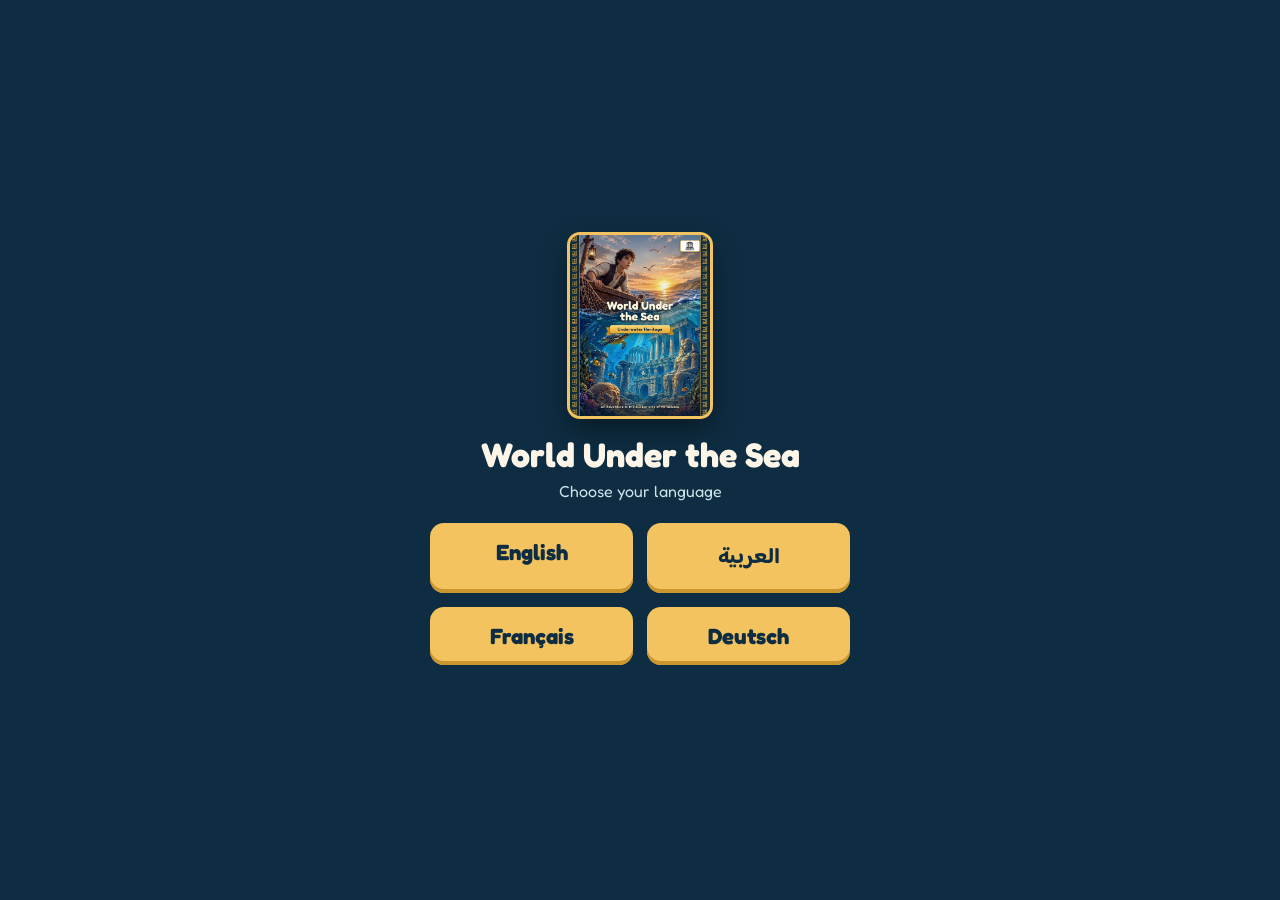
<file: index.html>
<!DOCTYPE html>
<html lang="en">
<head>
<meta charset="utf-8">
<meta name="viewport" content="width=device-width, initial-scale=1">
<title>World Under the Sea · Choose your language</title>
<link href="https://fonts.googleapis.com/css2?family=Fredoka:wght@500;700&family=Baloo+Bhaijaan+2:wght@600;700&display=swap" rel="stylesheet">
<style>
body{margin:0;min-height:100vh;background:#0e2d42;color:#fdf5e8;font-family:Fredoka,system-ui,sans-serif;display:flex;flex-direction:column;align-items:center;justify-content:center;padding:24px;box-sizing:border-box}
.cover{width:140px;border-radius:10px;box-shadow:0 0 0 3px #f2c35f,0 12px 30px rgba(0,0,0,.45)}
h1{font-size:34px;margin:18px 0 6px;text-align:center}
p{color:#cfe3ea;margin:0 0 22px}
.grid{display:grid;grid-template-columns:1fr 1fr;gap:14px;width:100%;max-width:420px}
a{display:block;text-align:center;text-decoration:none;background:#f2c35f;color:#0e2d42;font-weight:700;font-size:22px;padding:16px;border-radius:14px;box-shadow:inset 0 -4px 0 #c9962f}
a[lang=ar]{font-family:"Baloo Bhaijaan 2",sans-serif}
</style>
</head>
<body>
<img class="cover" src="en/pages/p-01.jpg" alt="World Under the Sea">
<h1>World Under the Sea</h1>
<p>Choose your language</p>
<div class="grid">
<a href="en/" lang="en">English</a><a href="ar/" lang="ar">العربية</a>
<a href="fr/" lang="fr">Français</a><a href="de/" lang="de">Deutsch</a>
</div>
</body>
</html>
</file>
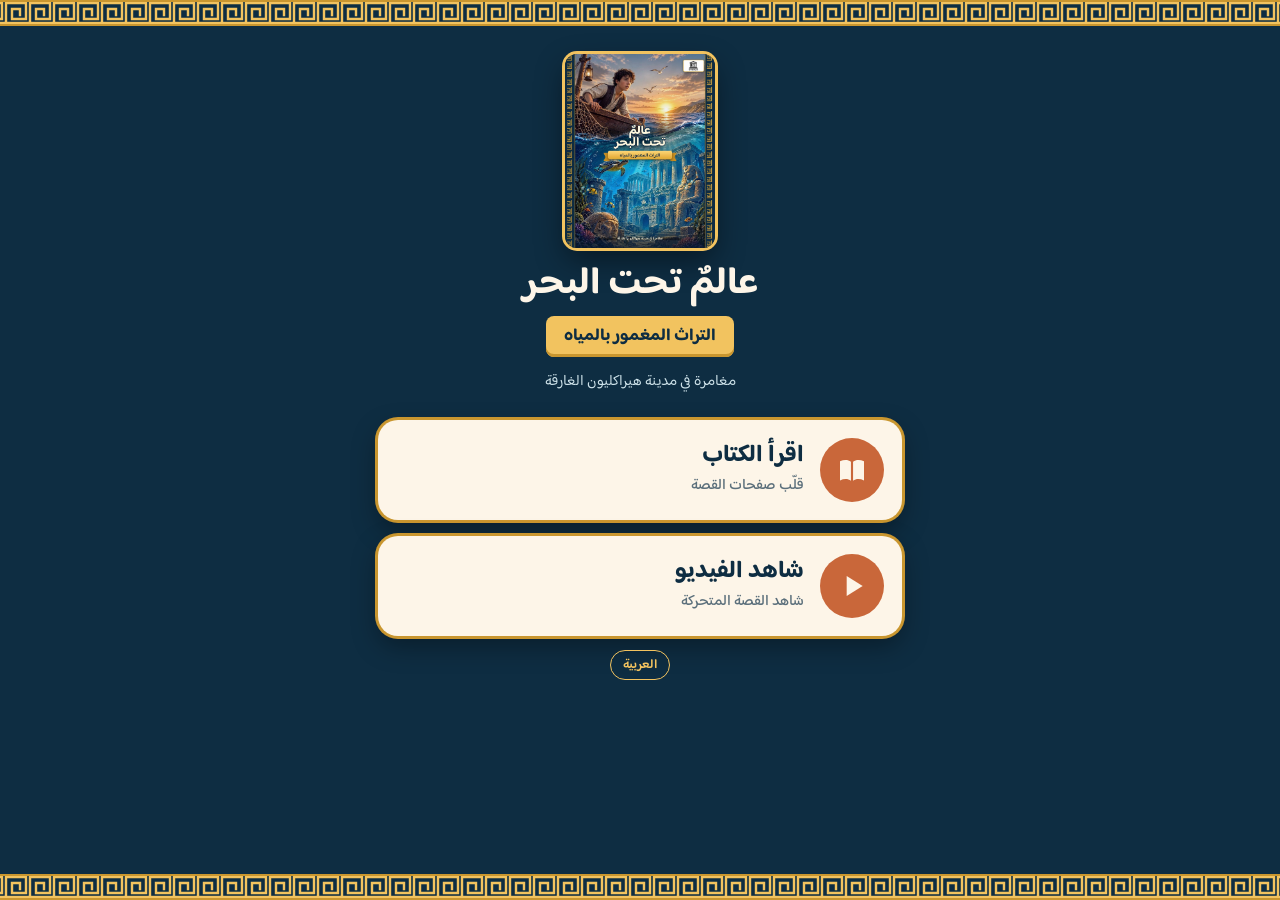
<file: ar/index.html>
<!DOCTYPE html>
<html lang="ar" dir="rtl">
<head>
<meta charset="utf-8">
<meta name="viewport" content="width=device-width, initial-scale=1">
<meta name="theme-color" content="#0e2d42">
<title>عالمٌ تحت البحر · العربية</title>
<link href="https://fonts.googleapis.com/css2?family=Baloo+Bhaijaan+2:wght@500;600;700&display=swap" rel="stylesheet">
<link rel="stylesheet" href="../style.css">
<style>body{font-family:"Baloo Bhaijaan 2",Fredoka,system-ui,-apple-system,"Segoe UI",Tahoma,sans-serif}</style>
</head>
<body>
<div class="band" aria-hidden="true"></div>
<div class="wrap">
<header>
  <div class="cover"><img src="pages/p-01.jpg" alt="عالمٌ تحت البحر"></div>
  <h1>عالمٌ تحت البحر</h1>
  <div class="ribbon">التراث المغمور بالمياه</div>
  <p class="tag">مغامرة في مدينة هيراكليون الغارقة</p>
</header>
<nav class="menu">
  <a class="opt" href="read.html"><span class="ic"><svg viewBox="0 0 24 24"><path d="M3 5.5C6 4 9 4 11.2 5.8V20c-2.2-1.6-5.2-1.6-8.2-.2zM12.8 5.8C15 4 18 4 21 5.5v14.3c-3-1.4-6-1.4-8.2.2z"/></svg></span><span><b>اقرأ الكتاب</b><span class="s">قلّب صفحات القصة</span></span></a>
  <a class="opt" href="watch.html"><span class="ic"><svg viewBox="0 0 24 24"><path d="M8 4.5v15l12-7.5z"/></svg></span><span><b>شاهد الفيديو</b><span class="s">شاهد القصة المتحركة</span></span></a>
</nav>
<div style="text-align:center"><span class="chip">العربية</span></div>
</div>
<div class="band bottom" aria-hidden="true"></div>
</body></html>
</file>
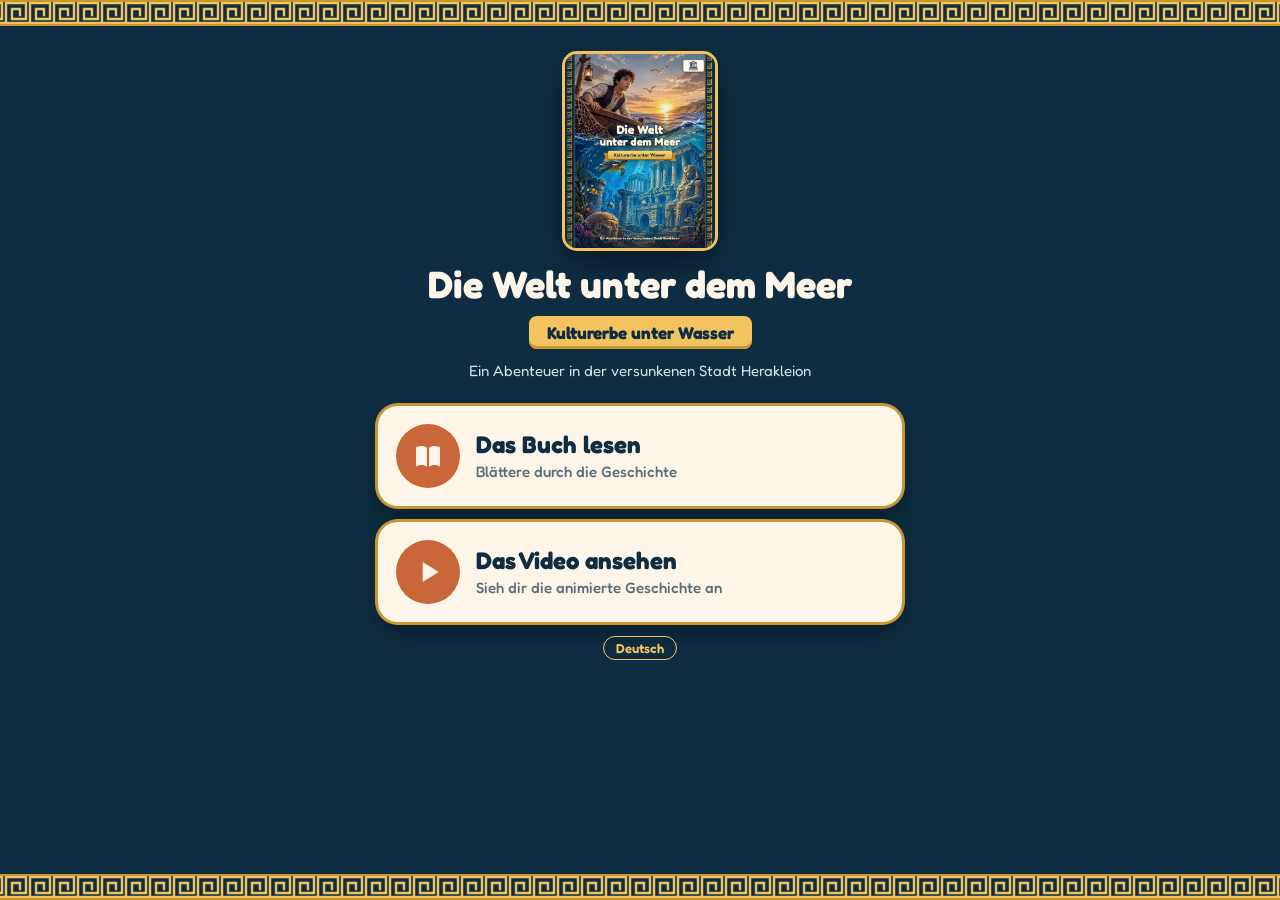
<file: de/index.html>
<!DOCTYPE html>
<html lang="de" dir="ltr">
<head>
<meta charset="utf-8">
<meta name="viewport" content="width=device-width, initial-scale=1">
<meta name="theme-color" content="#0e2d42">
<title>Die Welt unter dem Meer · Deutsch</title>
<link href="https://fonts.googleapis.com/css2?family=Fredoka:wght@500;600;700&display=swap" rel="stylesheet">
<link rel="stylesheet" href="../style.css">
<style>body{font-family:"Fredoka",Fredoka,system-ui,-apple-system,"Segoe UI",Tahoma,sans-serif}</style>
</head>
<body>
<div class="band" aria-hidden="true"></div>
<div class="wrap">
<header>
  <div class="cover"><img src="pages/p-01.jpg" alt="Die Welt unter dem Meer"></div>
  <h1>Die Welt unter dem Meer</h1>
  <div class="ribbon">Kulturerbe unter Wasser</div>
  <p class="tag">Ein Abenteuer in der versunkenen Stadt Herakleion</p>
</header>
<nav class="menu">
  <a class="opt" href="read.html"><span class="ic"><svg viewBox="0 0 24 24"><path d="M3 5.5C6 4 9 4 11.2 5.8V20c-2.2-1.6-5.2-1.6-8.2-.2zM12.8 5.8C15 4 18 4 21 5.5v14.3c-3-1.4-6-1.4-8.2.2z"/></svg></span><span><b>Das Buch lesen</b><span class="s">Blättere durch die Geschichte</span></span></a>
  <a class="opt" href="watch.html"><span class="ic"><svg viewBox="0 0 24 24"><path d="M8 4.5v15l12-7.5z"/></svg></span><span><b>Das Video ansehen</b><span class="s">Sieh dir die animierte Geschichte an</span></span></a>
</nav>
<div style="text-align:center"><span class="chip">Deutsch</span></div>
</div>
<div class="band bottom" aria-hidden="true"></div>
</body></html>
</file>
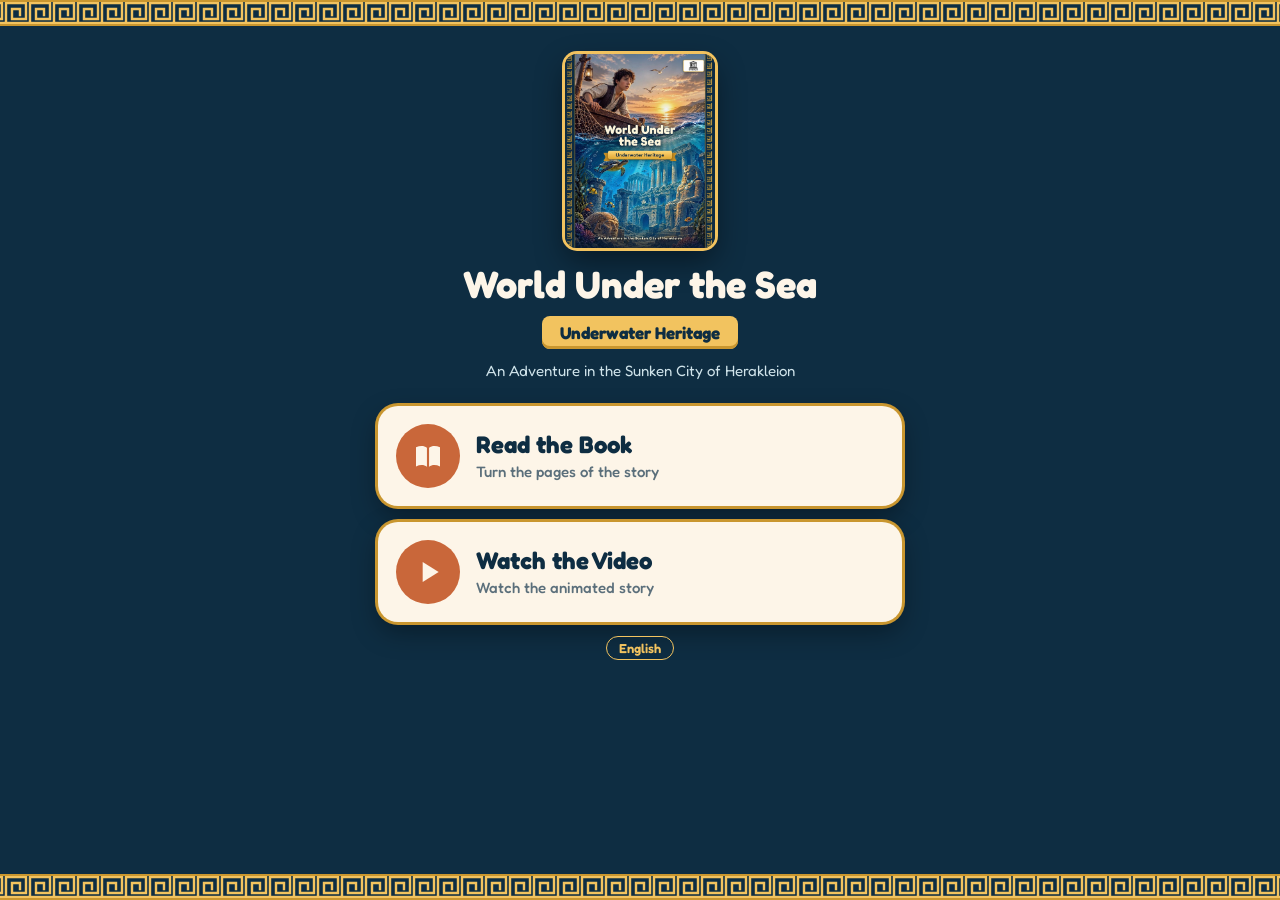
<file: en/index.html>
<!DOCTYPE html>
<html lang="en" dir="ltr">
<head>
<meta charset="utf-8">
<meta name="viewport" content="width=device-width, initial-scale=1">
<meta name="theme-color" content="#0e2d42">
<title>World Under the Sea · English</title>
<link href="https://fonts.googleapis.com/css2?family=Fredoka:wght@500;600;700&display=swap" rel="stylesheet">
<link rel="stylesheet" href="../style.css">
<style>body{font-family:"Fredoka",Fredoka,system-ui,-apple-system,"Segoe UI",Tahoma,sans-serif}</style>
</head>
<body>
<div class="band" aria-hidden="true"></div>
<div class="wrap">
<header>
  <div class="cover"><img src="pages/p-01.jpg" alt="World Under the Sea"></div>
  <h1>World Under the Sea</h1>
  <div class="ribbon">Underwater Heritage</div>
  <p class="tag">An Adventure in the Sunken City of Herakleion</p>
</header>
<nav class="menu">
  <a class="opt" href="read.html"><span class="ic"><svg viewBox="0 0 24 24"><path d="M3 5.5C6 4 9 4 11.2 5.8V20c-2.2-1.6-5.2-1.6-8.2-.2zM12.8 5.8C15 4 18 4 21 5.5v14.3c-3-1.4-6-1.4-8.2.2z"/></svg></span><span><b>Read the Book</b><span class="s">Turn the pages of the story</span></span></a>
  <a class="opt" href="watch.html"><span class="ic"><svg viewBox="0 0 24 24"><path d="M8 4.5v15l12-7.5z"/></svg></span><span><b>Watch the Video</b><span class="s">Watch the animated story</span></span></a>
</nav>
<div style="text-align:center"><span class="chip">English</span></div>
</div>
<div class="band bottom" aria-hidden="true"></div>
</body></html>
</file>
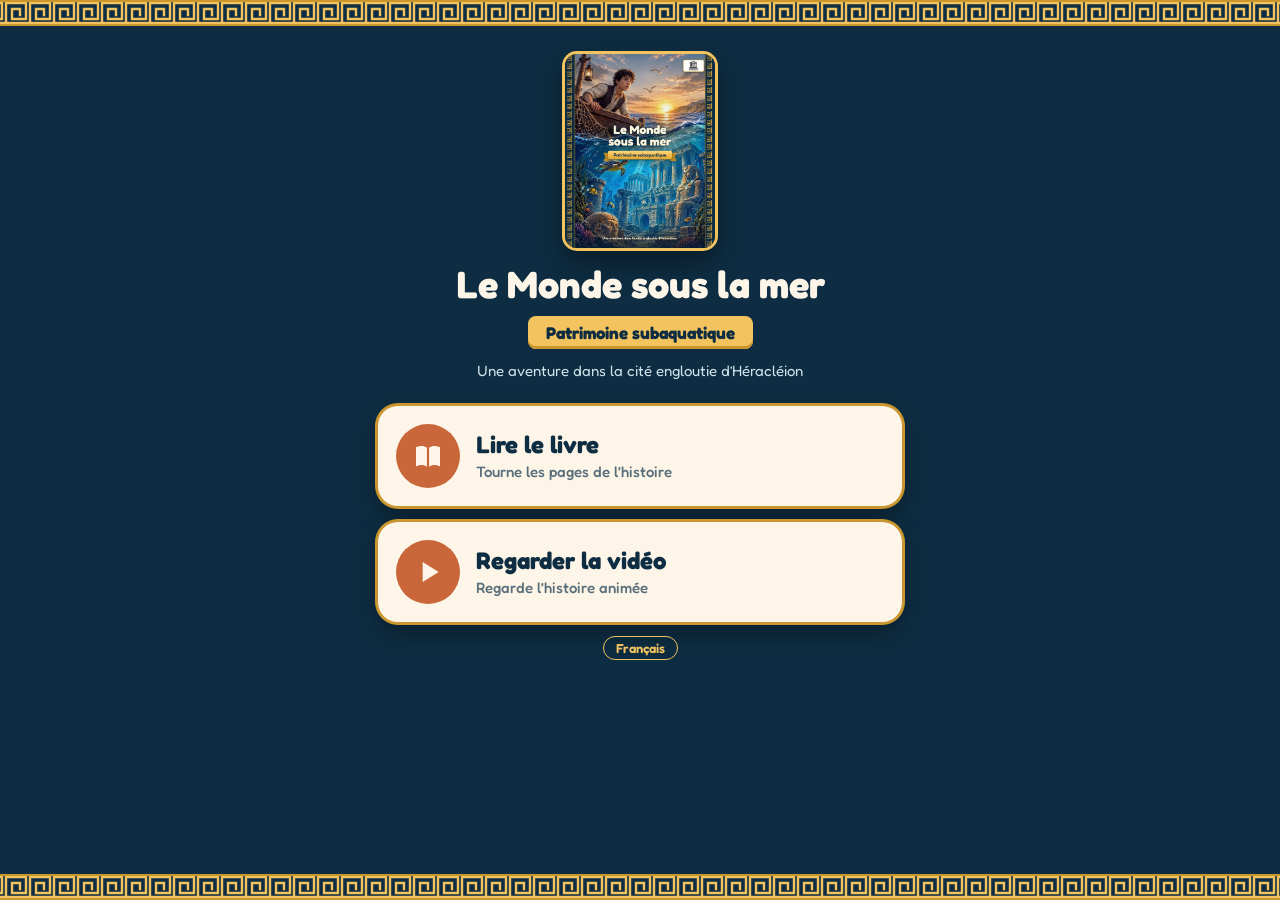
<file: fr/index.html>
<!DOCTYPE html>
<html lang="fr" dir="ltr">
<head>
<meta charset="utf-8">
<meta name="viewport" content="width=device-width, initial-scale=1">
<meta name="theme-color" content="#0e2d42">
<title>Le Monde sous la mer · Français</title>
<link href="https://fonts.googleapis.com/css2?family=Fredoka:wght@500;600;700&display=swap" rel="stylesheet">
<link rel="stylesheet" href="../style.css">
<style>body{font-family:"Fredoka",Fredoka,system-ui,-apple-system,"Segoe UI",Tahoma,sans-serif}</style>
</head>
<body>
<div class="band" aria-hidden="true"></div>
<div class="wrap">
<header>
  <div class="cover"><img src="pages/p-01.jpg" alt="Le Monde sous la mer"></div>
  <h1>Le Monde sous la mer</h1>
  <div class="ribbon">Patrimoine subaquatique</div>
  <p class="tag">Une aventure dans la cité engloutie d’Héracléion</p>
</header>
<nav class="menu">
  <a class="opt" href="read.html"><span class="ic"><svg viewBox="0 0 24 24"><path d="M3 5.5C6 4 9 4 11.2 5.8V20c-2.2-1.6-5.2-1.6-8.2-.2zM12.8 5.8C15 4 18 4 21 5.5v14.3c-3-1.4-6-1.4-8.2.2z"/></svg></span><span><b>Lire le livre</b><span class="s">Tourne les pages de l’histoire</span></span></a>
  <a class="opt" href="watch.html"><span class="ic"><svg viewBox="0 0 24 24"><path d="M8 4.5v15l12-7.5z"/></svg></span><span><b>Regarder la vidéo</b><span class="s">Regarde l’histoire animée</span></span></a>
</nav>
<div style="text-align:center"><span class="chip">Français</span></div>
</div>
<div class="band bottom" aria-hidden="true"></div>
</body></html>
</file>
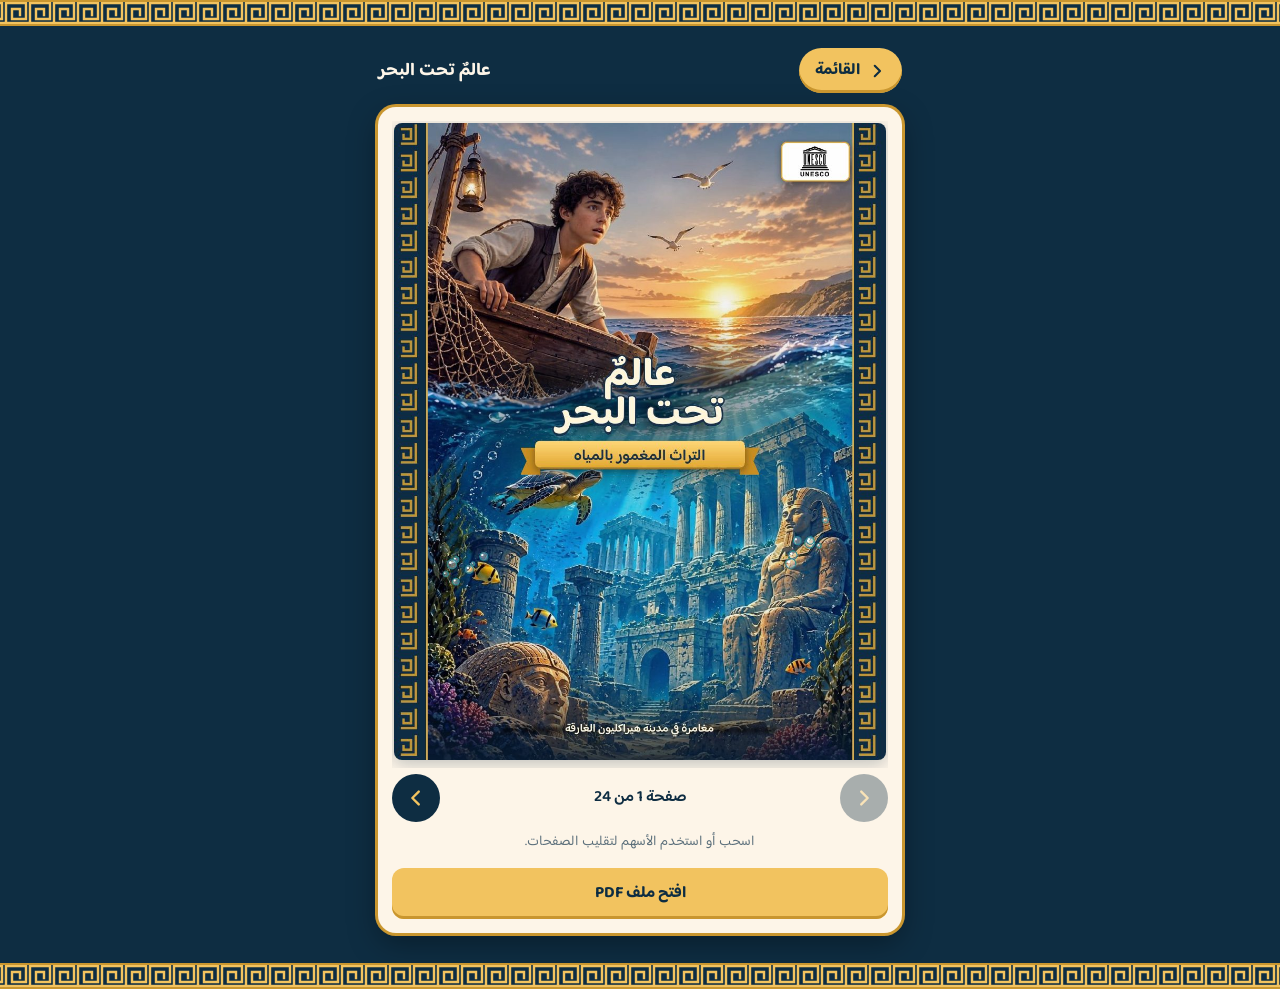
<file: ar/read.html>
<!DOCTYPE html>
<html lang="ar" dir="rtl">
<head>
<meta charset="utf-8">
<meta name="viewport" content="width=device-width, initial-scale=1">
<meta name="theme-color" content="#0e2d42">
<title>اقرأ الكتاب · عالمٌ تحت البحر</title>
<link href="https://fonts.googleapis.com/css2?family=Baloo+Bhaijaan+2:wght@500;600;700&display=swap" rel="stylesheet">
<link rel="stylesheet" href="../style.css">
<style>body{font-family:"Baloo Bhaijaan 2",Fredoka,system-ui,-apple-system,"Segoe UI",Tahoma,sans-serif}</style>
</head>
<body>
<div class="band" aria-hidden="true"></div>
<div class="wrap">
<div class="top"><a class="backbtn" href="./"><svg viewBox="0 0 24 24"><path d="M15 5l-7 7 7 7"/></svg>القائمة</a><span class="ttl">عالمٌ تحت البحر</span></div>
<section>
  <div class="strip" id="strip" tabindex="0" aria-label="اقرأ الكتاب">
<div class="pg" data-i="1"><img src="pages/p-01.jpg" alt="صفحة 1" loading="eager" width="935" height="1210"></div>
<div class="pg" data-i="2"><img src="pages/p-02.jpg" alt="صفحة 2" loading="eager" width="935" height="1210"></div>
<div class="pg" data-i="3"><img src="pages/p-03.jpg" alt="صفحة 3" loading="lazy" width="935" height="1210"></div>
<div class="pg" data-i="4"><img src="pages/p-04.jpg" alt="صفحة 4" loading="lazy" width="935" height="1210"></div>
<div class="pg" data-i="5"><img src="pages/p-05.jpg" alt="صفحة 5" loading="lazy" width="935" height="1210"></div>
<div class="pg" data-i="6"><img src="pages/p-06.jpg" alt="صفحة 6" loading="lazy" width="935" height="1210"></div>
<div class="pg" data-i="7"><img src="pages/p-07.jpg" alt="صفحة 7" loading="lazy" width="935" height="1210"></div>
<div class="pg" data-i="8"><img src="pages/p-08.jpg" alt="صفحة 8" loading="lazy" width="935" height="1210"></div>
<div class="pg" data-i="9"><img src="pages/p-09.jpg" alt="صفحة 9" loading="lazy" width="935" height="1210"></div>
<div class="pg" data-i="10"><img src="pages/p-10.jpg" alt="صفحة 10" loading="lazy" width="935" height="1210"></div>
<div class="pg" data-i="11"><img src="pages/p-11.jpg" alt="صفحة 11" loading="lazy" width="935" height="1210"></div>
<div class="pg" data-i="12"><img src="pages/p-12.jpg" alt="صفحة 12" loading="lazy" width="935" height="1210"></div>
<div class="pg" data-i="13"><img src="pages/p-13.jpg" alt="صفحة 13" loading="lazy" width="935" height="1210"></div>
<div class="pg" data-i="14"><img src="pages/p-14.jpg" alt="صفحة 14" loading="lazy" width="935" height="1210"></div>
<div class="pg" data-i="15"><img src="pages/p-15.jpg" alt="صفحة 15" loading="lazy" width="935" height="1210"></div>
<div class="pg" data-i="16"><img src="pages/p-16.jpg" alt="صفحة 16" loading="lazy" width="935" height="1210"></div>
<div class="pg" data-i="17"><img src="pages/p-17.jpg" alt="صفحة 17" loading="lazy" width="935" height="1210"></div>
<div class="pg" data-i="18"><img src="pages/p-18.jpg" alt="صفحة 18" loading="lazy" width="935" height="1210"></div>
<div class="pg" data-i="19"><img src="pages/p-19.jpg" alt="صفحة 19" loading="lazy" width="935" height="1210"></div>
<div class="pg" data-i="20"><img src="pages/p-20.jpg" alt="صفحة 20" loading="lazy" width="935" height="1210"></div>
<div class="pg" data-i="21"><img src="pages/p-21.jpg" alt="صفحة 21" loading="lazy" width="935" height="1210"></div>
<div class="pg" data-i="22"><img src="pages/p-22.jpg" alt="صفحة 22" loading="lazy" width="935" height="1210"></div>
<div class="pg" data-i="23"><img src="pages/p-23.jpg" alt="صفحة 23" loading="lazy" width="935" height="1210"></div>
<div class="pg" data-i="24"><img src="pages/p-24.jpg" alt="صفحة 24" loading="lazy" width="935" height="1210"></div>
  </div>
  <div class="ctrl">
    <button class="btn" id="prev" aria-label="الصفحة السابقة"><svg viewBox="0 0 24 24"><path d="M15 5l-7 7 7 7"/></svg></button>
    <span class="count">صفحة <span id="cur">1</span> من 24</span>
    <button class="btn" id="next" aria-label="الصفحة التالية"><svg viewBox="0 0 24 24"><path d="M9 5l7 7-7 7"/></svg></button>
  </div>
  <p class="hint">اسحب أو استخدم الأسهم لتقليب الصفحات.</p>
  <a class="pdf" href="book.pdf" target="_blank" rel="noopener">افتح ملف PDF</a>
</section>
</div>
<script>
(function(){
  var strip=document.getElementById('strip'),pgs=[].slice.call(strip.querySelectorAll('.pg')),cur=document.getElementById('cur'),
      prev=document.getElementById('prev'),next=document.getElementById('next'),i=0;
  function upd(){cur.textContent=i+1;prev.disabled=i<=0;next.disabled=i>=pgs.length-1;}
  function go(n){n=Math.max(0,Math.min(pgs.length-1,n));var s=strip.getBoundingClientRect(),r=pgs[n].getBoundingClientRect();
    strip.scrollBy({left:r.left-s.left,behavior:'smooth'});i=n;upd();}
  prev.onclick=function(){go(i-1)};next.onclick=function(){go(i+1)};
  strip.addEventListener('keydown',function(e){var rtl=document.dir==='rtl';
    if(e.key==='ArrowRight'){e.preventDefault();go(rtl?i-1:i+1)}if(e.key==='ArrowLeft'){e.preventDefault();go(rtl?i+1:i-1)}});
  if('IntersectionObserver' in window){var io=new IntersectionObserver(function(es){es.forEach(function(x){if(x.intersectionRatio>0.6){i=+x.target.dataset.i-1;upd();}})},{root:strip,threshold:[0.6]});
    pgs.forEach(function(p){io.observe(p)});}
  upd();
})();
</script>
<div class="band bottom" aria-hidden="true"></div>
</body></html>
</file>
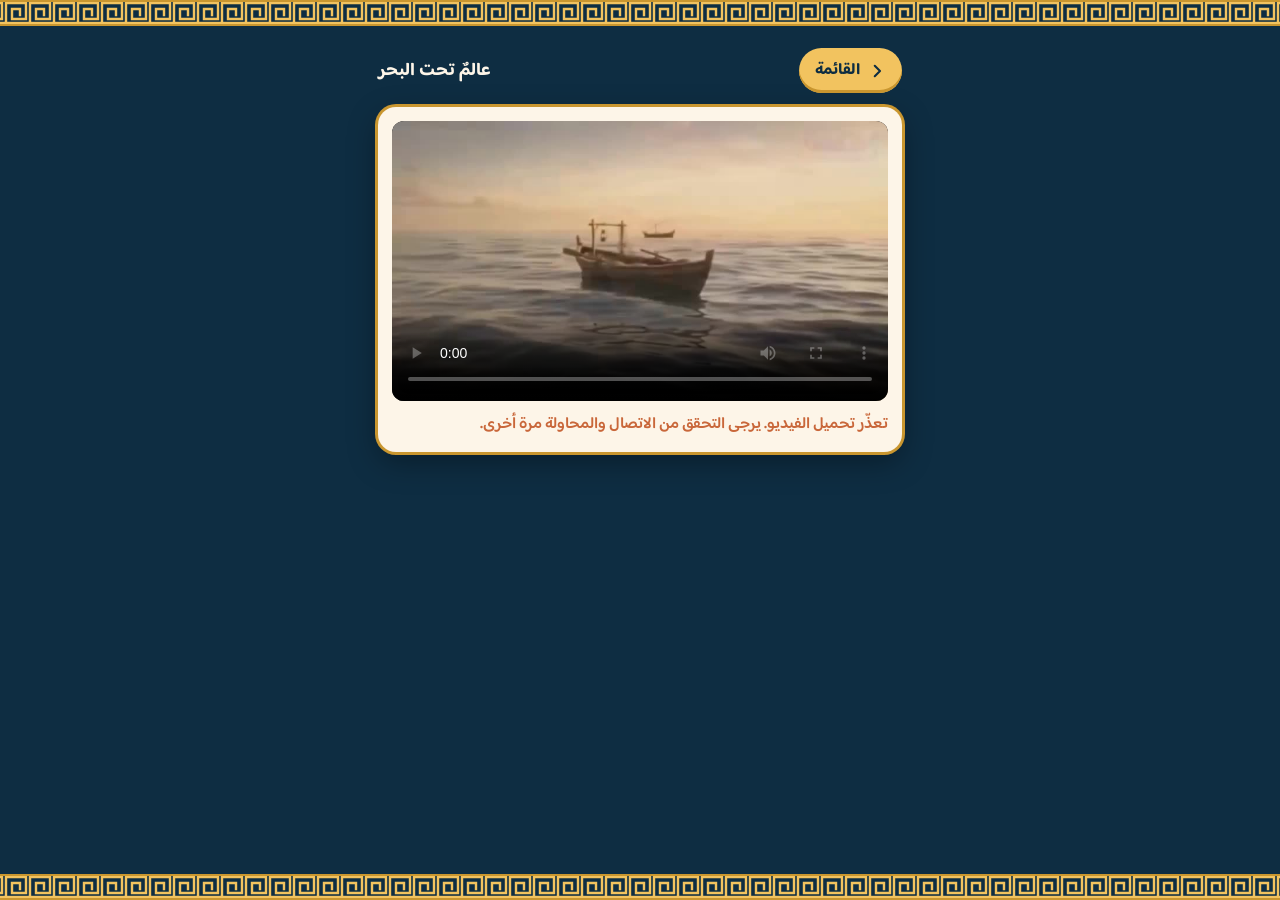
<file: ar/watch.html>
<!DOCTYPE html>
<html lang="ar" dir="rtl">
<head>
<meta charset="utf-8">
<meta name="viewport" content="width=device-width, initial-scale=1">
<meta name="theme-color" content="#0e2d42">
<title>شاهد الفيديو · عالمٌ تحت البحر</title>
<link href="https://fonts.googleapis.com/css2?family=Baloo+Bhaijaan+2:wght@500;600;700&display=swap" rel="stylesheet">
<link rel="stylesheet" href="../style.css">
<style>body{font-family:"Baloo Bhaijaan 2",Fredoka,system-ui,-apple-system,"Segoe UI",Tahoma,sans-serif}</style>
</head>
<body>
<div class="band" aria-hidden="true"></div>
<div class="wrap">
<div class="top"><a class="backbtn" href="./"><svg viewBox="0 0 24 24"><path d="M15 5l-7 7 7 7"/></svg>القائمة</a><span class="ttl">عالمٌ تحت البحر</span></div>
<section>
  <video id="vid" controls playsinline preload="metadata" poster="poster.jpg">
    <source src="video.mp4" type="video/mp4">
  </video>
  <p class="vfail" id="vfail">تعذّر تحميل الفيديو. يرجى التحقق من الاتصال والمحاولة مرة أخرى.</p>
</section>
</div>
<script>document.getElementById('vid').addEventListener('error',function(){document.getElementById('vfail').style.display='block'},true);</script>
<div class="band bottom" aria-hidden="true"></div>
</body></html>
</file>
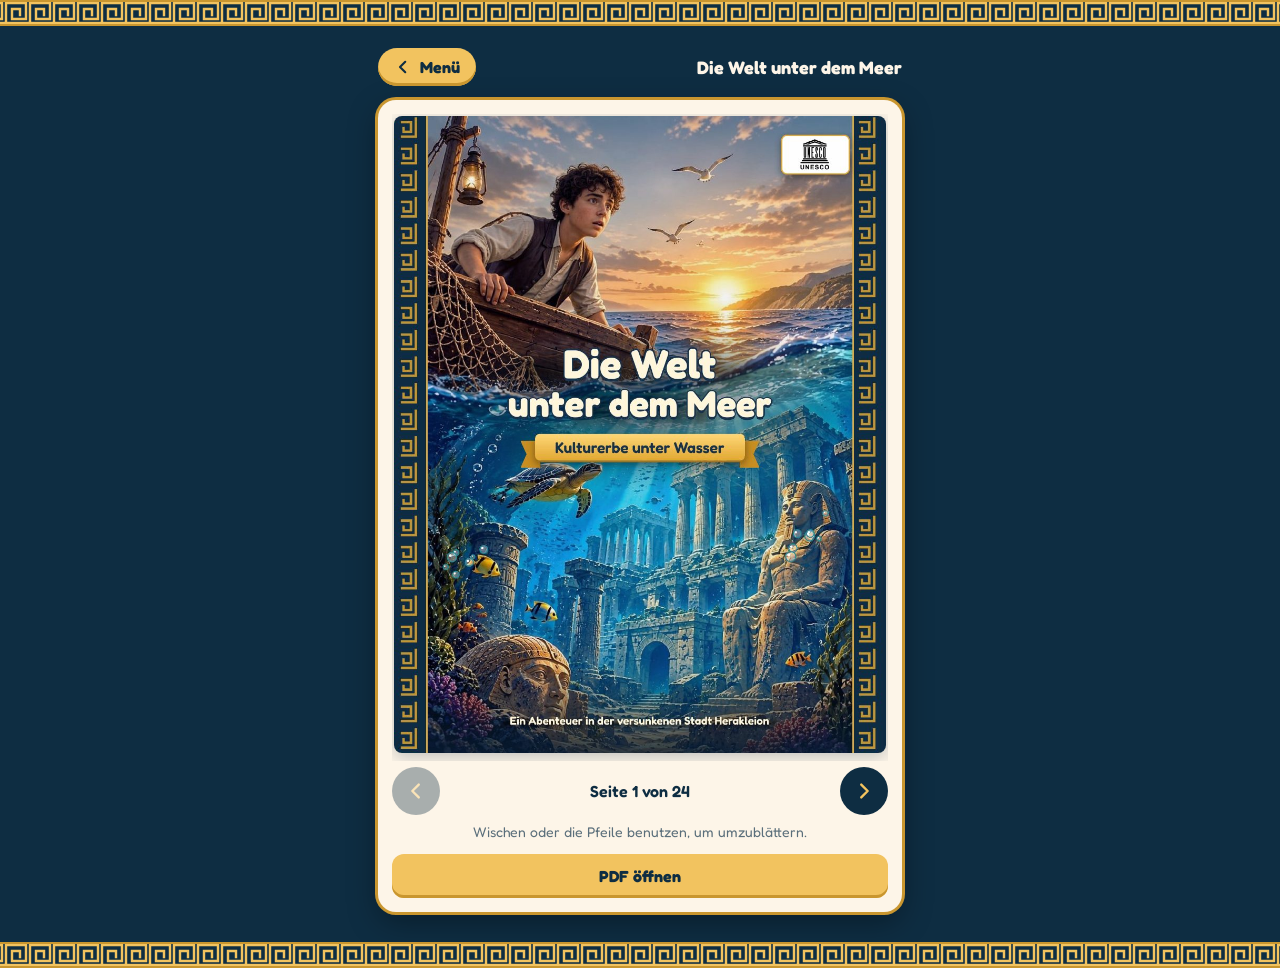
<file: de/read.html>
<!DOCTYPE html>
<html lang="de" dir="ltr">
<head>
<meta charset="utf-8">
<meta name="viewport" content="width=device-width, initial-scale=1">
<meta name="theme-color" content="#0e2d42">
<title>Das Buch lesen · Die Welt unter dem Meer</title>
<link href="https://fonts.googleapis.com/css2?family=Fredoka:wght@500;600;700&display=swap" rel="stylesheet">
<link rel="stylesheet" href="../style.css">
<style>body{font-family:"Fredoka",Fredoka,system-ui,-apple-system,"Segoe UI",Tahoma,sans-serif}</style>
</head>
<body>
<div class="band" aria-hidden="true"></div>
<div class="wrap">
<div class="top"><a class="backbtn" href="./"><svg viewBox="0 0 24 24"><path d="M15 5l-7 7 7 7"/></svg>Menü</a><span class="ttl">Die Welt unter dem Meer</span></div>
<section>
  <div class="strip" id="strip" tabindex="0" aria-label="Das Buch lesen">
<div class="pg" data-i="1"><img src="pages/p-01.jpg" alt="Seite 1" loading="eager" width="935" height="1210"></div>
<div class="pg" data-i="2"><img src="pages/p-02.jpg" alt="Seite 2" loading="eager" width="935" height="1210"></div>
<div class="pg" data-i="3"><img src="pages/p-03.jpg" alt="Seite 3" loading="lazy" width="935" height="1210"></div>
<div class="pg" data-i="4"><img src="pages/p-04.jpg" alt="Seite 4" loading="lazy" width="935" height="1210"></div>
<div class="pg" data-i="5"><img src="pages/p-05.jpg" alt="Seite 5" loading="lazy" width="935" height="1210"></div>
<div class="pg" data-i="6"><img src="pages/p-06.jpg" alt="Seite 6" loading="lazy" width="935" height="1210"></div>
<div class="pg" data-i="7"><img src="pages/p-07.jpg" alt="Seite 7" loading="lazy" width="935" height="1210"></div>
<div class="pg" data-i="8"><img src="pages/p-08.jpg" alt="Seite 8" loading="lazy" width="935" height="1210"></div>
<div class="pg" data-i="9"><img src="pages/p-09.jpg" alt="Seite 9" loading="lazy" width="935" height="1210"></div>
<div class="pg" data-i="10"><img src="pages/p-10.jpg" alt="Seite 10" loading="lazy" width="935" height="1210"></div>
<div class="pg" data-i="11"><img src="pages/p-11.jpg" alt="Seite 11" loading="lazy" width="935" height="1210"></div>
<div class="pg" data-i="12"><img src="pages/p-12.jpg" alt="Seite 12" loading="lazy" width="935" height="1210"></div>
<div class="pg" data-i="13"><img src="pages/p-13.jpg" alt="Seite 13" loading="lazy" width="935" height="1210"></div>
<div class="pg" data-i="14"><img src="pages/p-14.jpg" alt="Seite 14" loading="lazy" width="935" height="1210"></div>
<div class="pg" data-i="15"><img src="pages/p-15.jpg" alt="Seite 15" loading="lazy" width="935" height="1210"></div>
<div class="pg" data-i="16"><img src="pages/p-16.jpg" alt="Seite 16" loading="lazy" width="935" height="1210"></div>
<div class="pg" data-i="17"><img src="pages/p-17.jpg" alt="Seite 17" loading="lazy" width="935" height="1210"></div>
<div class="pg" data-i="18"><img src="pages/p-18.jpg" alt="Seite 18" loading="lazy" width="935" height="1210"></div>
<div class="pg" data-i="19"><img src="pages/p-19.jpg" alt="Seite 19" loading="lazy" width="935" height="1210"></div>
<div class="pg" data-i="20"><img src="pages/p-20.jpg" alt="Seite 20" loading="lazy" width="935" height="1210"></div>
<div class="pg" data-i="21"><img src="pages/p-21.jpg" alt="Seite 21" loading="lazy" width="935" height="1210"></div>
<div class="pg" data-i="22"><img src="pages/p-22.jpg" alt="Seite 22" loading="lazy" width="935" height="1210"></div>
<div class="pg" data-i="23"><img src="pages/p-23.jpg" alt="Seite 23" loading="lazy" width="935" height="1210"></div>
<div class="pg" data-i="24"><img src="pages/p-24.jpg" alt="Seite 24" loading="lazy" width="935" height="1210"></div>
  </div>
  <div class="ctrl">
    <button class="btn" id="prev" aria-label="Vorherige Seite"><svg viewBox="0 0 24 24"><path d="M15 5l-7 7 7 7"/></svg></button>
    <span class="count">Seite <span id="cur">1</span> von 24</span>
    <button class="btn" id="next" aria-label="Nächste Seite"><svg viewBox="0 0 24 24"><path d="M9 5l7 7-7 7"/></svg></button>
  </div>
  <p class="hint">Wischen oder die Pfeile benutzen, um umzublättern.</p>
  <a class="pdf" href="book.pdf" target="_blank" rel="noopener">PDF öffnen</a>
</section>
</div>
<script>
(function(){
  var strip=document.getElementById('strip'),pgs=[].slice.call(strip.querySelectorAll('.pg')),cur=document.getElementById('cur'),
      prev=document.getElementById('prev'),next=document.getElementById('next'),i=0;
  function upd(){cur.textContent=i+1;prev.disabled=i<=0;next.disabled=i>=pgs.length-1;}
  function go(n){n=Math.max(0,Math.min(pgs.length-1,n));var s=strip.getBoundingClientRect(),r=pgs[n].getBoundingClientRect();
    strip.scrollBy({left:r.left-s.left,behavior:'smooth'});i=n;upd();}
  prev.onclick=function(){go(i-1)};next.onclick=function(){go(i+1)};
  strip.addEventListener('keydown',function(e){var rtl=document.dir==='rtl';
    if(e.key==='ArrowRight'){e.preventDefault();go(rtl?i-1:i+1)}if(e.key==='ArrowLeft'){e.preventDefault();go(rtl?i+1:i-1)}});
  if('IntersectionObserver' in window){var io=new IntersectionObserver(function(es){es.forEach(function(x){if(x.intersectionRatio>0.6){i=+x.target.dataset.i-1;upd();}})},{root:strip,threshold:[0.6]});
    pgs.forEach(function(p){io.observe(p)});}
  upd();
})();
</script>
<div class="band bottom" aria-hidden="true"></div>
</body></html>
</file>
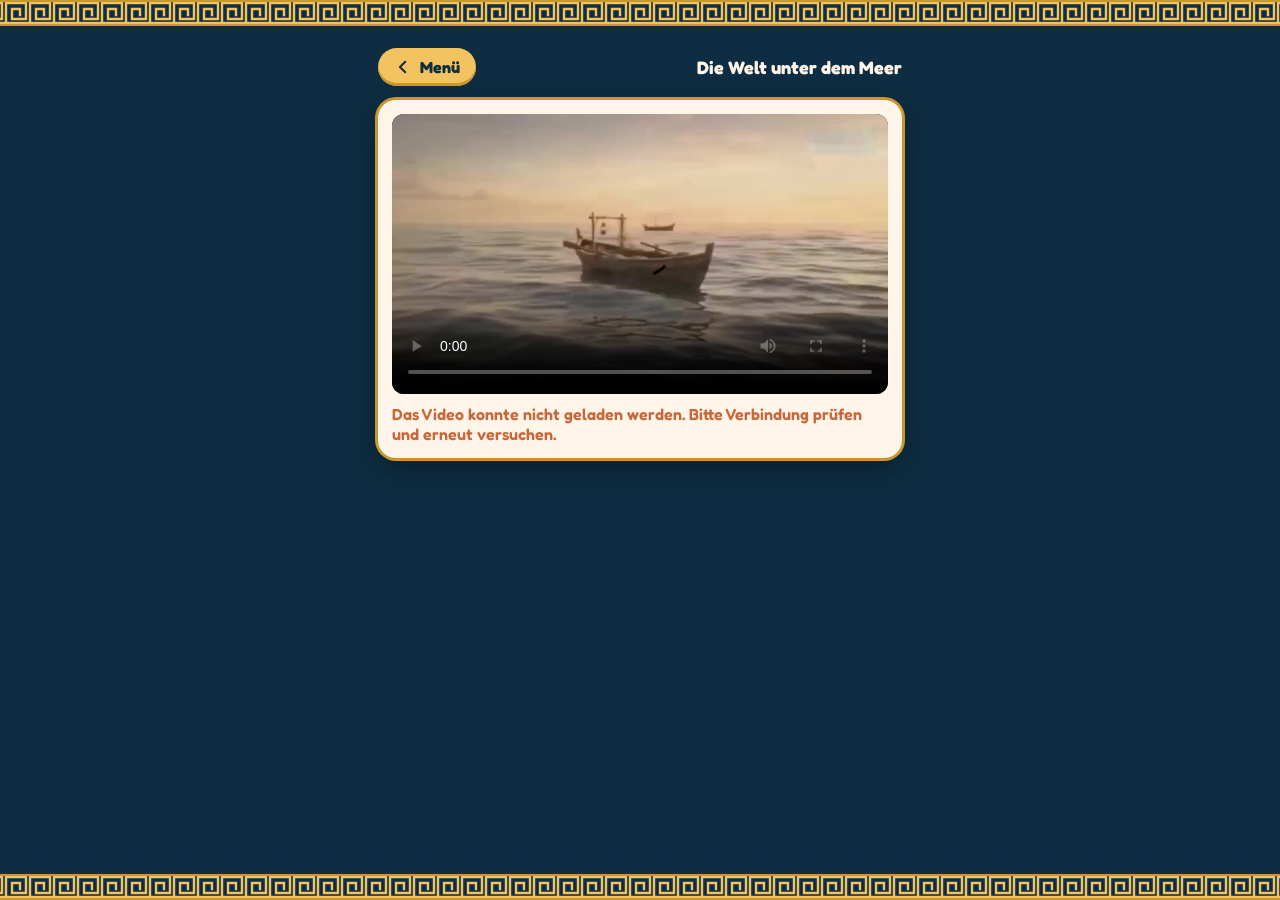
<file: de/watch.html>
<!DOCTYPE html>
<html lang="de" dir="ltr">
<head>
<meta charset="utf-8">
<meta name="viewport" content="width=device-width, initial-scale=1">
<meta name="theme-color" content="#0e2d42">
<title>Das Video ansehen · Die Welt unter dem Meer</title>
<link href="https://fonts.googleapis.com/css2?family=Fredoka:wght@500;600;700&display=swap" rel="stylesheet">
<link rel="stylesheet" href="../style.css">
<style>body{font-family:"Fredoka",Fredoka,system-ui,-apple-system,"Segoe UI",Tahoma,sans-serif}</style>
</head>
<body>
<div class="band" aria-hidden="true"></div>
<div class="wrap">
<div class="top"><a class="backbtn" href="./"><svg viewBox="0 0 24 24"><path d="M15 5l-7 7 7 7"/></svg>Menü</a><span class="ttl">Die Welt unter dem Meer</span></div>
<section>
  <video id="vid" controls playsinline preload="metadata" poster="poster.jpg">
    <source src="video.mp4" type="video/mp4">
  </video>
  <p class="vfail" id="vfail">Das Video konnte nicht geladen werden. Bitte Verbindung prüfen und erneut versuchen.</p>
</section>
</div>
<script>document.getElementById('vid').addEventListener('error',function(){document.getElementById('vfail').style.display='block'},true);</script>
<div class="band bottom" aria-hidden="true"></div>
</body></html>
</file>
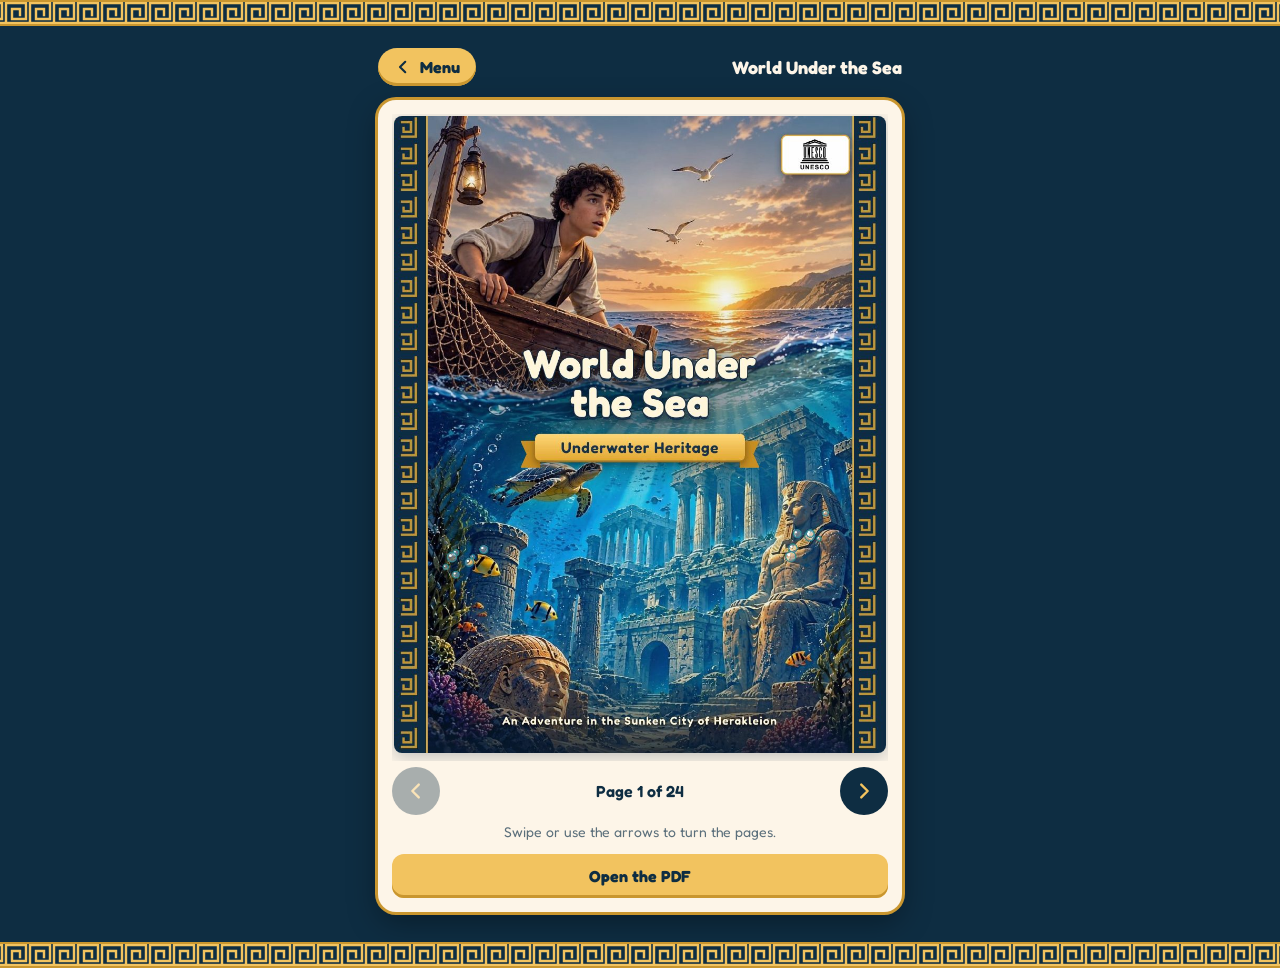
<file: en/read.html>
<!DOCTYPE html>
<html lang="en" dir="ltr">
<head>
<meta charset="utf-8">
<meta name="viewport" content="width=device-width, initial-scale=1">
<meta name="theme-color" content="#0e2d42">
<title>Read the Book · World Under the Sea</title>
<link href="https://fonts.googleapis.com/css2?family=Fredoka:wght@500;600;700&display=swap" rel="stylesheet">
<link rel="stylesheet" href="../style.css">
<style>body{font-family:"Fredoka",Fredoka,system-ui,-apple-system,"Segoe UI",Tahoma,sans-serif}</style>
</head>
<body>
<div class="band" aria-hidden="true"></div>
<div class="wrap">
<div class="top"><a class="backbtn" href="./"><svg viewBox="0 0 24 24"><path d="M15 5l-7 7 7 7"/></svg>Menu</a><span class="ttl">World Under the Sea</span></div>
<section>
  <div class="strip" id="strip" tabindex="0" aria-label="Read the Book">
<div class="pg" data-i="1"><img src="pages/p-01.jpg" alt="Page 1" loading="eager" width="935" height="1210"></div>
<div class="pg" data-i="2"><img src="pages/p-02.jpg" alt="Page 2" loading="eager" width="935" height="1210"></div>
<div class="pg" data-i="3"><img src="pages/p-03.jpg" alt="Page 3" loading="lazy" width="935" height="1210"></div>
<div class="pg" data-i="4"><img src="pages/p-04.jpg" alt="Page 4" loading="lazy" width="935" height="1210"></div>
<div class="pg" data-i="5"><img src="pages/p-05.jpg" alt="Page 5" loading="lazy" width="935" height="1210"></div>
<div class="pg" data-i="6"><img src="pages/p-06.jpg" alt="Page 6" loading="lazy" width="935" height="1210"></div>
<div class="pg" data-i="7"><img src="pages/p-07.jpg" alt="Page 7" loading="lazy" width="935" height="1210"></div>
<div class="pg" data-i="8"><img src="pages/p-08.jpg" alt="Page 8" loading="lazy" width="935" height="1210"></div>
<div class="pg" data-i="9"><img src="pages/p-09.jpg" alt="Page 9" loading="lazy" width="935" height="1210"></div>
<div class="pg" data-i="10"><img src="pages/p-10.jpg" alt="Page 10" loading="lazy" width="935" height="1210"></div>
<div class="pg" data-i="11"><img src="pages/p-11.jpg" alt="Page 11" loading="lazy" width="935" height="1210"></div>
<div class="pg" data-i="12"><img src="pages/p-12.jpg" alt="Page 12" loading="lazy" width="935" height="1210"></div>
<div class="pg" data-i="13"><img src="pages/p-13.jpg" alt="Page 13" loading="lazy" width="935" height="1210"></div>
<div class="pg" data-i="14"><img src="pages/p-14.jpg" alt="Page 14" loading="lazy" width="935" height="1210"></div>
<div class="pg" data-i="15"><img src="pages/p-15.jpg" alt="Page 15" loading="lazy" width="935" height="1210"></div>
<div class="pg" data-i="16"><img src="pages/p-16.jpg" alt="Page 16" loading="lazy" width="935" height="1210"></div>
<div class="pg" data-i="17"><img src="pages/p-17.jpg" alt="Page 17" loading="lazy" width="935" height="1210"></div>
<div class="pg" data-i="18"><img src="pages/p-18.jpg" alt="Page 18" loading="lazy" width="935" height="1210"></div>
<div class="pg" data-i="19"><img src="pages/p-19.jpg" alt="Page 19" loading="lazy" width="935" height="1210"></div>
<div class="pg" data-i="20"><img src="pages/p-20.jpg" alt="Page 20" loading="lazy" width="935" height="1210"></div>
<div class="pg" data-i="21"><img src="pages/p-21.jpg" alt="Page 21" loading="lazy" width="935" height="1210"></div>
<div class="pg" data-i="22"><img src="pages/p-22.jpg" alt="Page 22" loading="lazy" width="935" height="1210"></div>
<div class="pg" data-i="23"><img src="pages/p-23.jpg" alt="Page 23" loading="lazy" width="935" height="1210"></div>
<div class="pg" data-i="24"><img src="pages/p-24.jpg" alt="Page 24" loading="lazy" width="935" height="1210"></div>
  </div>
  <div class="ctrl">
    <button class="btn" id="prev" aria-label="Previous page"><svg viewBox="0 0 24 24"><path d="M15 5l-7 7 7 7"/></svg></button>
    <span class="count">Page <span id="cur">1</span> of 24</span>
    <button class="btn" id="next" aria-label="Next page"><svg viewBox="0 0 24 24"><path d="M9 5l7 7-7 7"/></svg></button>
  </div>
  <p class="hint">Swipe or use the arrows to turn the pages.</p>
  <a class="pdf" href="book.pdf" target="_blank" rel="noopener">Open the PDF</a>
</section>
</div>
<script>
(function(){
  var strip=document.getElementById('strip'),pgs=[].slice.call(strip.querySelectorAll('.pg')),cur=document.getElementById('cur'),
      prev=document.getElementById('prev'),next=document.getElementById('next'),i=0;
  function upd(){cur.textContent=i+1;prev.disabled=i<=0;next.disabled=i>=pgs.length-1;}
  function go(n){n=Math.max(0,Math.min(pgs.length-1,n));var s=strip.getBoundingClientRect(),r=pgs[n].getBoundingClientRect();
    strip.scrollBy({left:r.left-s.left,behavior:'smooth'});i=n;upd();}
  prev.onclick=function(){go(i-1)};next.onclick=function(){go(i+1)};
  strip.addEventListener('keydown',function(e){var rtl=document.dir==='rtl';
    if(e.key==='ArrowRight'){e.preventDefault();go(rtl?i-1:i+1)}if(e.key==='ArrowLeft'){e.preventDefault();go(rtl?i+1:i-1)}});
  if('IntersectionObserver' in window){var io=new IntersectionObserver(function(es){es.forEach(function(x){if(x.intersectionRatio>0.6){i=+x.target.dataset.i-1;upd();}})},{root:strip,threshold:[0.6]});
    pgs.forEach(function(p){io.observe(p)});}
  upd();
})();
</script>
<div class="band bottom" aria-hidden="true"></div>
</body></html>
</file>
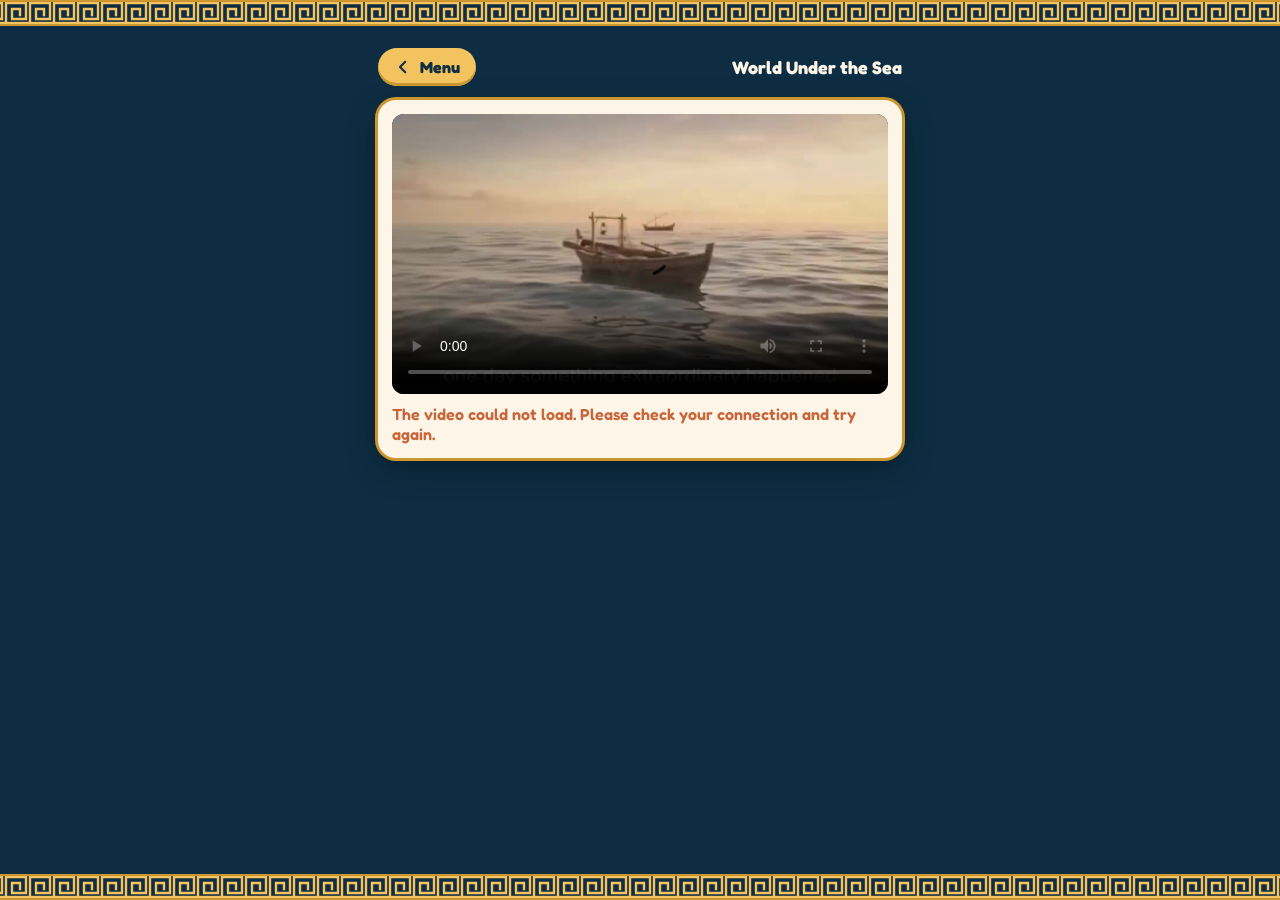
<file: en/watch.html>
<!DOCTYPE html>
<html lang="en" dir="ltr">
<head>
<meta charset="utf-8">
<meta name="viewport" content="width=device-width, initial-scale=1">
<meta name="theme-color" content="#0e2d42">
<title>Watch the Video · World Under the Sea</title>
<link href="https://fonts.googleapis.com/css2?family=Fredoka:wght@500;600;700&display=swap" rel="stylesheet">
<link rel="stylesheet" href="../style.css">
<style>body{font-family:"Fredoka",Fredoka,system-ui,-apple-system,"Segoe UI",Tahoma,sans-serif}</style>
</head>
<body>
<div class="band" aria-hidden="true"></div>
<div class="wrap">
<div class="top"><a class="backbtn" href="./"><svg viewBox="0 0 24 24"><path d="M15 5l-7 7 7 7"/></svg>Menu</a><span class="ttl">World Under the Sea</span></div>
<section>
  <video id="vid" controls playsinline preload="metadata" poster="poster.jpg">
    <source src="video.mp4" type="video/mp4">
  </video>
  <p class="vfail" id="vfail">The video could not load. Please check your connection and try again.</p>
</section>
</div>
<script>document.getElementById('vid').addEventListener('error',function(){document.getElementById('vfail').style.display='block'},true);</script>
<div class="band bottom" aria-hidden="true"></div>
</body></html>
</file>
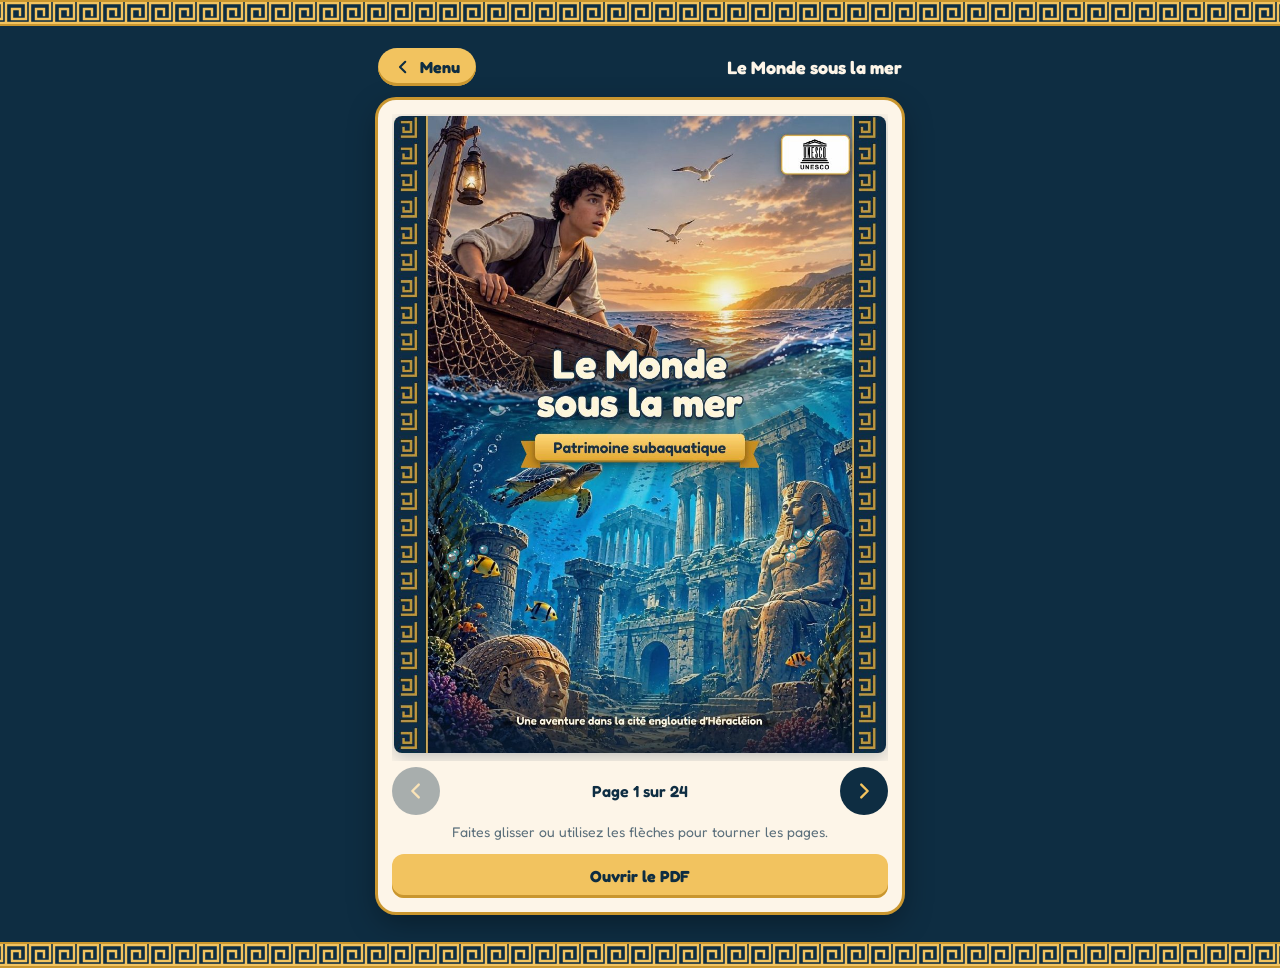
<file: fr/read.html>
<!DOCTYPE html>
<html lang="fr" dir="ltr">
<head>
<meta charset="utf-8">
<meta name="viewport" content="width=device-width, initial-scale=1">
<meta name="theme-color" content="#0e2d42">
<title>Lire le livre · Le Monde sous la mer</title>
<link href="https://fonts.googleapis.com/css2?family=Fredoka:wght@500;600;700&display=swap" rel="stylesheet">
<link rel="stylesheet" href="../style.css">
<style>body{font-family:"Fredoka",Fredoka,system-ui,-apple-system,"Segoe UI",Tahoma,sans-serif}</style>
</head>
<body>
<div class="band" aria-hidden="true"></div>
<div class="wrap">
<div class="top"><a class="backbtn" href="./"><svg viewBox="0 0 24 24"><path d="M15 5l-7 7 7 7"/></svg>Menu</a><span class="ttl">Le Monde sous la mer</span></div>
<section>
  <div class="strip" id="strip" tabindex="0" aria-label="Lire le livre">
<div class="pg" data-i="1"><img src="pages/p-01.jpg" alt="Page 1" loading="eager" width="935" height="1210"></div>
<div class="pg" data-i="2"><img src="pages/p-02.jpg" alt="Page 2" loading="eager" width="935" height="1210"></div>
<div class="pg" data-i="3"><img src="pages/p-03.jpg" alt="Page 3" loading="lazy" width="935" height="1210"></div>
<div class="pg" data-i="4"><img src="pages/p-04.jpg" alt="Page 4" loading="lazy" width="935" height="1210"></div>
<div class="pg" data-i="5"><img src="pages/p-05.jpg" alt="Page 5" loading="lazy" width="935" height="1210"></div>
<div class="pg" data-i="6"><img src="pages/p-06.jpg" alt="Page 6" loading="lazy" width="935" height="1210"></div>
<div class="pg" data-i="7"><img src="pages/p-07.jpg" alt="Page 7" loading="lazy" width="935" height="1210"></div>
<div class="pg" data-i="8"><img src="pages/p-08.jpg" alt="Page 8" loading="lazy" width="935" height="1210"></div>
<div class="pg" data-i="9"><img src="pages/p-09.jpg" alt="Page 9" loading="lazy" width="935" height="1210"></div>
<div class="pg" data-i="10"><img src="pages/p-10.jpg" alt="Page 10" loading="lazy" width="935" height="1210"></div>
<div class="pg" data-i="11"><img src="pages/p-11.jpg" alt="Page 11" loading="lazy" width="935" height="1210"></div>
<div class="pg" data-i="12"><img src="pages/p-12.jpg" alt="Page 12" loading="lazy" width="935" height="1210"></div>
<div class="pg" data-i="13"><img src="pages/p-13.jpg" alt="Page 13" loading="lazy" width="935" height="1210"></div>
<div class="pg" data-i="14"><img src="pages/p-14.jpg" alt="Page 14" loading="lazy" width="935" height="1210"></div>
<div class="pg" data-i="15"><img src="pages/p-15.jpg" alt="Page 15" loading="lazy" width="935" height="1210"></div>
<div class="pg" data-i="16"><img src="pages/p-16.jpg" alt="Page 16" loading="lazy" width="935" height="1210"></div>
<div class="pg" data-i="17"><img src="pages/p-17.jpg" alt="Page 17" loading="lazy" width="935" height="1210"></div>
<div class="pg" data-i="18"><img src="pages/p-18.jpg" alt="Page 18" loading="lazy" width="935" height="1210"></div>
<div class="pg" data-i="19"><img src="pages/p-19.jpg" alt="Page 19" loading="lazy" width="935" height="1210"></div>
<div class="pg" data-i="20"><img src="pages/p-20.jpg" alt="Page 20" loading="lazy" width="935" height="1210"></div>
<div class="pg" data-i="21"><img src="pages/p-21.jpg" alt="Page 21" loading="lazy" width="935" height="1210"></div>
<div class="pg" data-i="22"><img src="pages/p-22.jpg" alt="Page 22" loading="lazy" width="935" height="1210"></div>
<div class="pg" data-i="23"><img src="pages/p-23.jpg" alt="Page 23" loading="lazy" width="935" height="1210"></div>
<div class="pg" data-i="24"><img src="pages/p-24.jpg" alt="Page 24" loading="lazy" width="935" height="1210"></div>
  </div>
  <div class="ctrl">
    <button class="btn" id="prev" aria-label="Page précédente"><svg viewBox="0 0 24 24"><path d="M15 5l-7 7 7 7"/></svg></button>
    <span class="count">Page <span id="cur">1</span> sur 24</span>
    <button class="btn" id="next" aria-label="Page suivante"><svg viewBox="0 0 24 24"><path d="M9 5l7 7-7 7"/></svg></button>
  </div>
  <p class="hint">Faites glisser ou utilisez les flèches pour tourner les pages.</p>
  <a class="pdf" href="book.pdf" target="_blank" rel="noopener">Ouvrir le PDF</a>
</section>
</div>
<script>
(function(){
  var strip=document.getElementById('strip'),pgs=[].slice.call(strip.querySelectorAll('.pg')),cur=document.getElementById('cur'),
      prev=document.getElementById('prev'),next=document.getElementById('next'),i=0;
  function upd(){cur.textContent=i+1;prev.disabled=i<=0;next.disabled=i>=pgs.length-1;}
  function go(n){n=Math.max(0,Math.min(pgs.length-1,n));var s=strip.getBoundingClientRect(),r=pgs[n].getBoundingClientRect();
    strip.scrollBy({left:r.left-s.left,behavior:'smooth'});i=n;upd();}
  prev.onclick=function(){go(i-1)};next.onclick=function(){go(i+1)};
  strip.addEventListener('keydown',function(e){var rtl=document.dir==='rtl';
    if(e.key==='ArrowRight'){e.preventDefault();go(rtl?i-1:i+1)}if(e.key==='ArrowLeft'){e.preventDefault();go(rtl?i+1:i-1)}});
  if('IntersectionObserver' in window){var io=new IntersectionObserver(function(es){es.forEach(function(x){if(x.intersectionRatio>0.6){i=+x.target.dataset.i-1;upd();}})},{root:strip,threshold:[0.6]});
    pgs.forEach(function(p){io.observe(p)});}
  upd();
})();
</script>
<div class="band bottom" aria-hidden="true"></div>
</body></html>
</file>
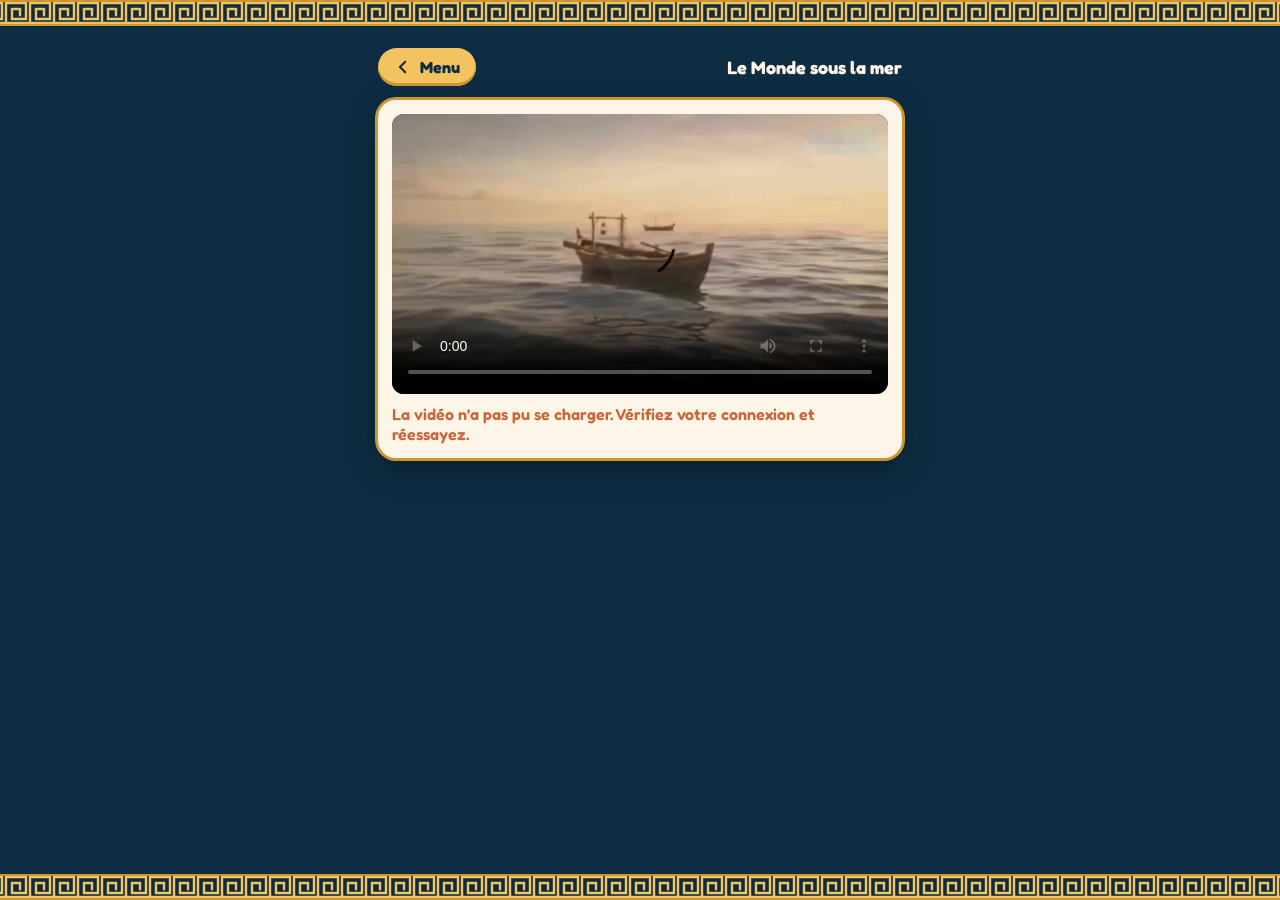
<file: fr/watch.html>
<!DOCTYPE html>
<html lang="fr" dir="ltr">
<head>
<meta charset="utf-8">
<meta name="viewport" content="width=device-width, initial-scale=1">
<meta name="theme-color" content="#0e2d42">
<title>Regarder la vidéo · Le Monde sous la mer</title>
<link href="https://fonts.googleapis.com/css2?family=Fredoka:wght@500;600;700&display=swap" rel="stylesheet">
<link rel="stylesheet" href="../style.css">
<style>body{font-family:"Fredoka",Fredoka,system-ui,-apple-system,"Segoe UI",Tahoma,sans-serif}</style>
</head>
<body>
<div class="band" aria-hidden="true"></div>
<div class="wrap">
<div class="top"><a class="backbtn" href="./"><svg viewBox="0 0 24 24"><path d="M15 5l-7 7 7 7"/></svg>Menu</a><span class="ttl">Le Monde sous la mer</span></div>
<section>
  <video id="vid" controls playsinline preload="metadata" poster="poster.jpg">
    <source src="video.mp4" type="video/mp4">
  </video>
  <p class="vfail" id="vfail">La vidéo n’a pas pu se charger. Vérifiez votre connexion et réessayez.</p>
</section>
</div>
<script>document.getElementById('vid').addEventListener('error',function(){document.getElementById('vfail').style.display='block'},true);</script>
<div class="band bottom" aria-hidden="true"></div>
</body></html>
</file>
<file: style.css>
:root{--navy:#0e2d42;--gold:#f2c35f;--gold-d:#c9962f;--cream:#fdf5e8;--terra:#c9673a;--ink:#1d3445}
*{box-sizing:border-box}
html,body{margin:0}
body{background:var(--navy);color:var(--ink);min-height:100vh;display:flex;flex-direction:column;-webkit-font-smoothing:antialiased}
.band{height:26px;flex:none;background:var(--navy) url("data:image/svg+xml,%3Csvg xmlns='http://www.w3.org/2000/svg' width='24' height='24' viewBox='0 0 24 24'%3E%3Cpath d='M0 22H2V2H22V18H8V8H16V14' fill='none' stroke='%23f2c35f' stroke-width='2.4' stroke-linecap='square'/%3E%3Cpath d='M2 22H24' stroke='%23f2c35f' stroke-width='2.4'/%3E%3C/svg%3E") repeat-x center/24px 24px;border-block:2px solid var(--gold-d)}
.bottom{margin-top:auto}
.wrap{width:100%;max-width:560px;margin:0 auto;padding:22px 18px 30px}
header{text-align:center;color:var(--cream)}
.cover{width:150px;aspect-ratio:935/1210;border-radius:12px;overflow:hidden;margin:6px auto 16px;box-shadow:0 0 0 3px var(--gold),0 12px 30px rgba(0,0,0,.45)}
.cover img{width:100%;height:100%;object-fit:cover;display:block}
h1{font-size:clamp(28px,8vw,38px);line-height:1.1;margin:0 0 10px;font-weight:700}
.ribbon{display:inline-block;background:var(--gold);color:var(--navy);font-weight:700;padding:6px 18px;border-radius:8px;font-size:17px;box-shadow:inset 0 -3px 0 var(--gold-d)}
.tag{margin:12px 0 0;color:#cfe3ea;font-size:15px}
.menu{display:grid;gap:16px;margin-top:26px}
.opt{display:flex;align-items:center;gap:16px;text-decoration:none;background:var(--cream);color:var(--navy);
  border-radius:20px;padding:18px 18px;box-shadow:0 0 0 3px var(--gold-d),0 10px 26px rgba(0,0,0,.35);transition:transform .12s}
.opt:active{transform:scale(.98)}
.opt .ic{width:64px;height:64px;border-radius:50%;background:var(--terra);display:grid;place-items:center;flex:none}
.opt .ic svg{width:32px;height:32px;fill:var(--cream)}
.opt b{display:block;font-size:24px;line-height:1.15}
.opt span.s{display:block;font-size:15px;color:#5b6f7b;margin-top:3px;font-weight:500}
.chip{display:inline-block;margin-top:14px;font-size:13px;font-weight:600;color:var(--gold);border:1.5px solid var(--gold);border-radius:999px;padding:3px 12px}
.top{display:flex;align-items:center;justify-content:space-between;gap:10px;margin-bottom:14px}
.backbtn{display:inline-flex;align-items:center;gap:8px;text-decoration:none;color:var(--navy);background:var(--gold);font-weight:700;font-size:16px;padding:9px 16px;border-radius:999px;box-shadow:inset 0 -3px 0 var(--gold-d)}
.backbtn svg{width:18px;height:18px;fill:none;stroke:currentColor;stroke-width:2.8;stroke-linecap:round;stroke-linejoin:round}
[dir=rtl] .backbtn svg,[dir=rtl] .btn svg{transform:scaleX(-1)}
.ttl{color:var(--cream);font-weight:700;font-size:18px;text-align:end}
section{background:var(--cream);border-radius:18px;padding:14px;box-shadow:0 0 0 3px var(--gold-d),0 10px 30px rgba(0,0,0,.35)}
video{width:100%;display:block;border-radius:12px;background:#000;aspect-ratio:848/478}
.vfail{display:none;margin:10px 0 0;color:var(--terra);font-weight:600}
.strip{display:flex;overflow-x:auto;scroll-snap-type:x mandatory;gap:14px;padding:2px 2px 8px;-webkit-overflow-scrolling:touch;scrollbar-width:thin}
.pg{flex:0 0 100%;scroll-snap-align:center;display:flex;justify-content:center}
.pg img{width:100%;max-width:520px;height:auto;border-radius:8px;box-shadow:0 4px 16px rgba(14,45,66,.25);background:#fff}
.ctrl{display:flex;align-items:center;justify-content:space-between;gap:10px;margin-top:6px}
.btn{appearance:none;border:0;cursor:pointer;width:48px;height:48px;border-radius:50%;background:var(--navy);color:var(--gold);display:grid;place-items:center;flex:none}
.btn svg{width:22px;height:22px;fill:none;stroke:currentColor;stroke-width:2.6;stroke-linecap:round;stroke-linejoin:round}
.btn:disabled{opacity:.35}
.count{font-weight:600;color:var(--navy);font-size:16px}
.hint{text-align:center;color:#5b6f7b;font-size:14px;margin:8px 0 0}
.pdf{display:flex;align-items:center;justify-content:center;gap:10px;margin-top:14px;text-decoration:none;background:var(--gold);color:var(--navy);font-weight:700;font-size:16px;border-radius:12px;padding:12px 16px;box-shadow:inset 0 -3px 0 var(--gold-d)}
</file>
